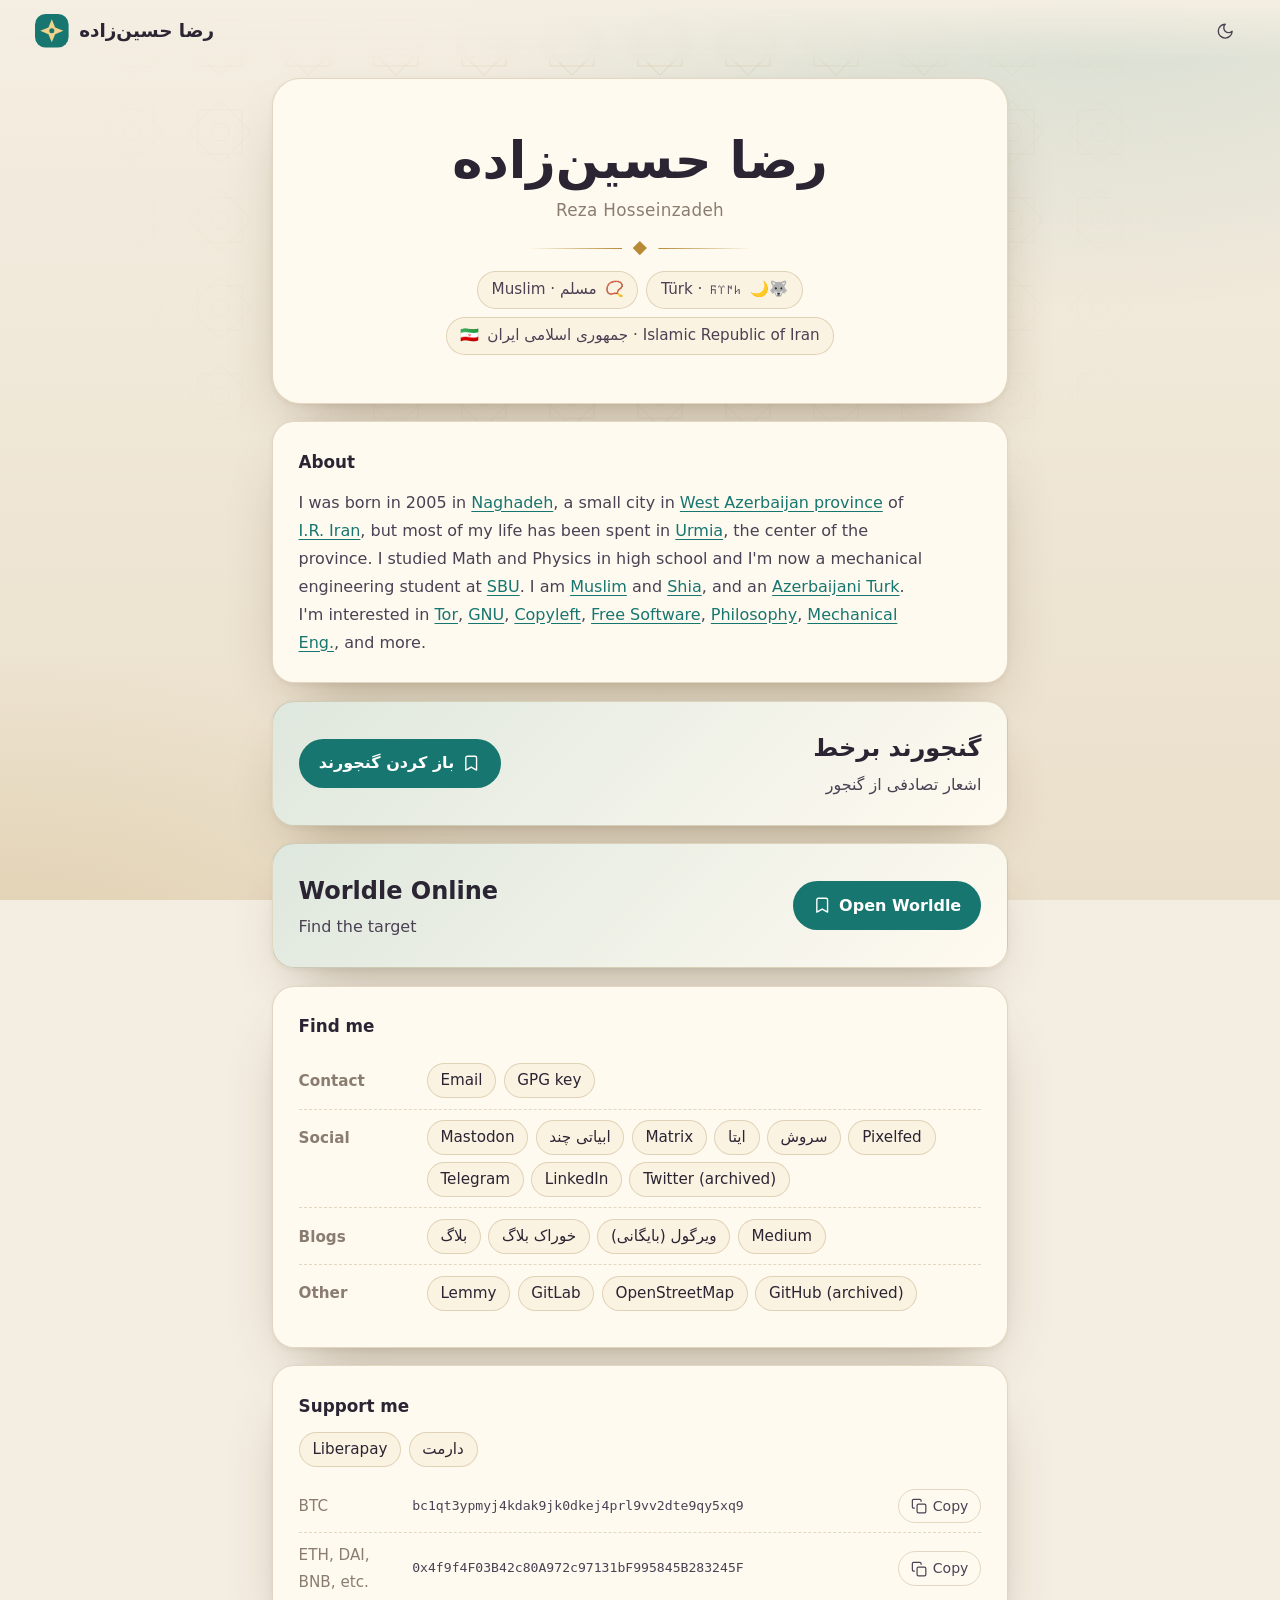
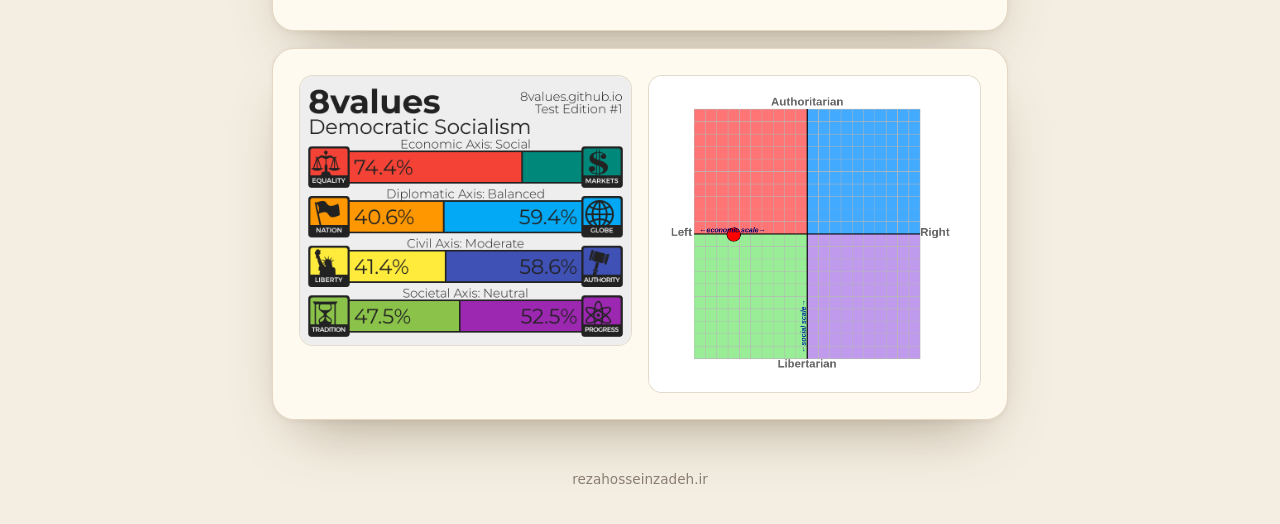
<file: index.html>
<!doctype html>
<html lang="en" dir="ltr">
<head>
  <meta charset="utf-8">
  <meta name="viewport" content="width=device-width, initial-scale=1, viewport-fit=cover">
  <meta name="color-scheme" content="light dark">
  <meta name="description" content="Reza Hosseinzadeh (رضا حسین‌زاده) — personal page and links.">
  <title>رضا حسین‌زاده · Reza Hosseinzadeh</title>
  <link rel="icon" href="data:image/svg+xml,%3Csvg xmlns='http://www.w3.org/2000/svg' viewBox='0 0 32 32'%3E%3Crect width='32' height='32' rx='9' fill='%2317766f'/%3E%3Cpath d='M16 5l3.2 7.8L27 16l-7.8 3.2L16 27l-3.2-7.8L5 16l7.8-3.2z' fill='%23f1d28b'/%3E%3C/svg%3E">
  <script>
    // Same storage key as /ganjoor, so the theme choice carries across both pages.
    try {
      const t = JSON.parse(localStorage.getItem("gj.theme") || "null");
      if (t === "light" || t === "dark") document.documentElement.dataset.theme = t;
    } catch {}
  </script>
  <style>
    /* Parchment & turquoise by day, ink & gold by night (same tokens as /ganjoor). */
    :root {
      color-scheme: light;
      --bg: #f4eee2;
      --bg-2: #eadfca;
      --card: #fffaf0;
      --card-2: #fbf3e2;
      --ink: #2a2433;
      --ink-soft: #4a4153;
      --muted: #8a7d70;
      --line: rgba(140, 104, 44, 0.24);
      --accent: #17766f;
      --accent-2: #1f958b;
      --accent-ink: #ffffff;
      --gold: #b88a35;
      --gold-soft: rgba(184, 138, 53, 0.14);
      --shadow: 0 28px 60px -28px rgba(70, 45, 10, 0.45), 0 2px 6px rgba(70, 45, 10, 0.06);

      --font-ui: "Vazirmatn", "Noto Sans Arabic UI", "Noto Sans Arabic", "DejaVu Sans", system-ui, sans-serif;
      --font-poem: "Noto Naskh Arabic", "Vazirmatn", "Noto Sans Arabic", "DejaVu Sans", serif;
      --font-turkic: "Noto Sans Old Turkic", "Segoe UI Historic", "Noto Sans Arabic", sans-serif;
    }
    @media (prefers-color-scheme: dark) {
      :root:not([data-theme="light"]) {
        color-scheme: dark;
        --bg: #0f1018; --bg-2: #171826; --card: #1a1b29; --card-2: #202136;
        --ink: #efe8d8; --ink-soft: #cfc7b6; --muted: #9a917f;
        --line: rgba(226, 184, 102, 0.22);
        --accent: #3fb5aa; --accent-2: #63d0c5; --accent-ink: #07211f;
        --gold: #e2b866; --gold-soft: rgba(226, 184, 102, 0.12);
        --shadow: 0 30px 70px -30px rgba(0, 0, 0, 0.85), 0 2px 8px rgba(0, 0, 0, 0.3);
      }
    }
    :root[data-theme="dark"] {
      color-scheme: dark;
      --bg: #0f1018; --bg-2: #171826; --card: #1a1b29; --card-2: #202136;
      --ink: #efe8d8; --ink-soft: #cfc7b6; --muted: #9a917f;
      --line: rgba(226, 184, 102, 0.22);
      --accent: #3fb5aa; --accent-2: #63d0c5; --accent-ink: #07211f;
      --gold: #e2b866; --gold-soft: rgba(226, 184, 102, 0.12);
      --shadow: 0 30px 70px -30px rgba(0, 0, 0, 0.85), 0 2px 8px rgba(0, 0, 0, 0.3);
    }

    *, *::before, *::after { box-sizing: border-box; }
    html { -webkit-text-size-adjust: 100%; }
    body {
      margin: 0; min-height: 100vh;
      font-family: var(--font-ui); color: var(--ink); background: var(--bg);
      line-height: 1.75; -webkit-font-smoothing: antialiased; overflow-x: hidden;
    }
    button { font: inherit; color: inherit; cursor: pointer; }
    a { color: var(--accent); text-underline-offset: 3px; }
    :focus-visible { outline: 2px solid var(--accent-2); outline-offset: 3px; border-radius: 10px; }

    .i { width: 1.15em; height: 1.15em; flex: none; fill: none; stroke: currentColor;
         stroke-width: 1.8; stroke-linecap: round; stroke-linejoin: round; }

    /* Backdrop: soft glows + faint lattice */
    .backdrop {
      position: fixed; inset: 0; z-index: -1; pointer-events: none;
      background:
        radial-gradient(60rem 36rem at 85% -10%, color-mix(in srgb, var(--accent) 16%, transparent), transparent 70%),
        radial-gradient(48rem 30rem at 0% 110%, color-mix(in srgb, var(--gold) 18%, transparent), transparent 70%),
        linear-gradient(var(--bg), var(--bg-2));
    }
    .backdrop::after {
      content: ""; position: absolute; inset: 0;
      background-image: url("data:image/svg+xml,%3Csvg xmlns='http://www.w3.org/2000/svg' width='88' height='88' viewBox='0 0 88 88'%3E%3Cg fill='none' stroke='%23b88a35' stroke-opacity='.16' stroke-width='1'%3E%3Crect x='22' y='22' width='44' height='44'/%3E%3Crect x='22' y='22' width='44' height='44' transform='rotate(45 44 44)'/%3E%3Ccircle cx='44' cy='44' r='9'/%3E%3C/g%3E%3C/svg%3E");
      -webkit-mask-image: radial-gradient(ellipse at 50% 0%, #000 0%, transparent 62%);
              mask-image: radial-gradient(ellipse at 50% 0%, #000 0%, transparent 62%);
    }

    /* Top bar */
    .topbar {
      position: sticky; top: 0; z-index: 20;
      display: flex; align-items: center; justify-content: space-between; gap: 1rem;
      padding: .7rem clamp(1rem, 4vw, 2.2rem);
      padding-top: max(.7rem, env(safe-area-inset-top));
      background: linear-gradient(var(--bg), color-mix(in srgb, var(--bg) 0%, transparent));
      backdrop-filter: blur(6px); -webkit-backdrop-filter: blur(6px);
    }
    .brand { display: inline-flex; align-items: center; gap: .65rem; text-decoration: none; color: var(--ink); }
    .brand-mark { width: 2.1rem; height: 2.1rem; }
    .bm-bg { fill: var(--accent); }
    .bm-star { fill: #f1d28b; }
    .brand-name { font-weight: 800; font-size: 1.15rem; }
    .icon-btn {
      display: inline-grid; place-items: center; width: 2.5rem; height: 2.5rem;
      border-radius: 50%; border: 1px solid transparent; background: transparent; color: var(--ink-soft);
      transition: background .15s, border-color .15s, color .15s;
    }
    .icon-btn:hover { background: var(--gold-soft); border-color: var(--line); color: var(--ink); }

    /* Layout */
    .page { width: min(100% - 2rem, 46rem); margin: 0 auto; padding: 1rem 0 3rem; display: grid; gap: 1.1rem; }
    .card {
      background: var(--card); border: 1px solid var(--line);
      border-radius: 22px; padding: clamp(1.1rem, 3vw, 1.6rem);
      box-shadow: var(--shadow);
    }
    .card h2 { margin: 0 0 .7rem; font-size: 1.05rem; font-weight: 700; color: var(--ink); }

    /* Hero */
    .hero { text-align: center; padding: clamp(1.8rem, 6vw, 3rem) clamp(1.1rem, 4vw, 2rem); border-radius: 28px; }
    .hero h1 {
      margin: 0; font-family: var(--font-poem); font-weight: 700;
      font-size: clamp(2.2rem, 7vw, 3.2rem); line-height: 1.3;
    }
    .hero .en { margin: .15rem 0 0; color: var(--muted); font-size: 1.05rem; letter-spacing: .02em; }

    .orn { display: flex; align-items: center; gap: .8rem; justify-content: center; margin: 1.1rem auto; max-width: 14rem; color: var(--gold); }
    .orn::before, .orn::after { content: ""; flex: 1; height: 1px; background: linear-gradient(90deg, transparent, currentColor); }
    .orn::after { transform: scaleX(-1); }
    .orn i { width: .6rem; height: .6rem; background: currentColor; transform: rotate(45deg); }

    .ids { display: flex; flex-wrap: wrap; gap: .5rem; justify-content: center; margin: 0; padding: 0; list-style: none; }
    .ids li {
      display: inline-flex; align-items: center; gap: .5rem;
      padding: .3rem .85rem; border-radius: 999px;
      background: var(--card-2); border: 1px solid var(--line); color: var(--ink-soft); font-size: .95rem;
    }
    .ids .tr { font-family: var(--font-turkic); }

    /* About */
    .about p { margin: 0; color: var(--ink-soft); max-width: 62ch; }

    /* Ganjoorand feature */
    .feature {
      display: flex; align-items: center; justify-content: space-between; gap: 1rem; flex-wrap: wrap;
      background: linear-gradient(135deg, color-mix(in srgb, var(--accent) 14%, var(--card)), var(--card));
    }
    .feature h2 { margin: 0; font-family: var(--font-poem); font-size: 1.5rem; }
    .feature p { margin: .1rem 0 0; color: var(--ink-soft); }
    .btn {
      display: inline-flex; align-items: center; gap: .5rem;
      padding: .6rem 1.2rem; border-radius: 999px; border: 1px solid transparent;
      font-weight: 700; text-decoration: none; transition: transform .15s, background .15s;
    }
    .btn.primary { background: var(--accent); color: var(--accent-ink); }
    .btn.primary:hover { background: var(--accent-2); }
    .btn:active { transform: translateY(1px); }

    /* Link groups */
    .group { display: grid; grid-template-columns: 7rem 1fr; gap: .5rem 1rem; align-items: start; padding: .65rem 0; }
    .group + .group { border-top: 1px dashed var(--line); }
    .group h3 { margin: .3rem 0 0; font-size: .95rem; font-weight: 600; color: var(--muted); }
    .chips { display: flex; flex-wrap: wrap; gap: .45rem; margin: 0; padding: 0; list-style: none; }
    .chips a {
      display: inline-block; padding: .2rem .8rem; border-radius: 999px;
      background: var(--card-2); border: 1px solid var(--line);
      color: var(--ink); text-decoration: none; font-size: .95rem;
      transition: background .15s, border-color .15s, color .15s;
    }
    .chips a:hover { background: var(--gold-soft); border-color: var(--gold); color: var(--accent); }

    /* Support */
    .addr { display: grid; grid-template-columns: 6.5rem 1fr auto; gap: .6rem; align-items: center; padding: .55rem 0; }
    .addr + .addr { border-top: 1px dashed var(--line); }
    .addr .coin { color: var(--muted); font-size: .95rem; }
    .addr code {
      font-family: ui-monospace, "DejaVu Sans Mono", monospace; font-size: .82rem;
      color: var(--ink-soft); overflow-wrap: anywhere; direction: ltr; text-align: left;
    }
    .copy {
      display: inline-flex; align-items: center; gap: .35rem;
      padding: .25rem .75rem; border-radius: 999px; font-size: .88rem;
      background: transparent; border: 1px solid var(--line); color: var(--ink-soft);
    }
    .copy:hover { background: var(--gold-soft); border-color: var(--gold); }
    .copy[data-done="true"] { color: var(--accent); border-color: var(--accent); }
    .support-links { margin-top: .8rem; }

    /* Images */
    .figs { display: grid; grid-template-columns: repeat(auto-fit, minmax(15rem, 1fr)); gap: 1rem; }
    .figs img { width: 100%; height: auto; border-radius: 14px; border: 1px solid var(--line); background: #fff; display: block; }

    .site-foot { text-align: center; color: var(--muted); font-size: .85rem; padding: 0 1rem 2rem; }

    @media (max-width: 34rem) {
      .group { grid-template-columns: 1fr; gap: .2rem; }
      .addr { grid-template-columns: 1fr auto; }
      .addr .coin { grid-column: 1 / -1; }
    }
    @media (prefers-reduced-motion: reduce) { * { transition: none !important; } }
  </style>
</head>
<body>

<svg width="0" height="0" style="position:absolute" aria-hidden="true">
  <defs>
    <symbol id="i-sun" viewBox="0 0 24 24"><circle cx="12" cy="12" r="4"/><path d="M12 2v2M12 20v2M4.93 4.93l1.41 1.41M17.66 17.66l1.41 1.41M2 12h2M20 12h2M6.34 17.66l-1.41 1.41M19.07 4.93l-1.41 1.41"/></symbol>
    <symbol id="i-moon" viewBox="0 0 24 24"><path d="M12 3a6 6 0 0 0 9 9 9 9 0 1 1-9-9Z"/></symbol>
    <symbol id="i-copy" viewBox="0 0 24 24"><rect x="9" y="9" width="13" height="13" rx="2"/><path d="M5 15H4a2 2 0 0 1-2-2V4a2 2 0 0 1 2-2h9a2 2 0 0 1 2 2v1"/></symbol>
    <symbol id="i-book" viewBox="0 0 24 24"><path d="m19 21-7-4-7 4V5a2 2 0 0 1 2-2h10a2 2 0 0 1 2 2v16z"/></symbol>
  </defs>
</svg>

<div class="backdrop" aria-hidden="true"></div>

<header class="topbar">
  <a class="brand" href="./" aria-label="Home">
    <svg class="brand-mark" viewBox="0 0 32 32" aria-hidden="true">
      <rect width="32" height="32" rx="10" class="bm-bg"/>
      <path d="M16 5l3.2 7.8L27 16l-7.8 3.2L16 27l-3.2-7.8L5 16l7.8-3.2z" class="bm-star"/>
      <circle cx="16" cy="16" r="2.4" class="bm-bg"/>
    </svg>
    <span class="brand-name" dir="rtl">رضا حسین‌زاده</span>
  </a>
  <button class="icon-btn" id="btnTheme" title="Toggle light / dark" aria-label="Toggle light or dark theme">
    <svg class="i"><use id="themeIcon" href="#i-moon"/></svg>
  </button>
</header>

<main class="page">

  <section class="card hero">
    <h1 dir="rtl" lang="fa">رضا حسین‌زاده</h1>
    <p class="en">Reza Hosseinzadeh</p>
    <div class="orn"><i></i></div>
    <ul class="ids">
      <li dir="auto"><span aria-hidden="true">📿</span> مسلم · Muslim</li>
      <li dir="auto"><span aria-hidden="true">🐺🌙</span> <span class="tr" lang="otk">𐱅𐰇𐰼𐰜</span> · Türk</li>
      <li dir="auto"><span aria-hidden="true">🇮🇷</span> جمهوری اسلامی ایران · Islamic Republic of Iran</li>
    </ul>
  </section>

  <section class="card about">
    <h2>About</h2>
    <p>
      I was born in 2005 in <a href="https://en.wikipedia.org/wiki/Naghadeh">Naghadeh</a>, a small city in
      <a href="https://en.wikipedia.org/wiki/West_Azerbaijan_province">West Azerbaijan province</a> of
      <a href="https://en.wikipedia.org/wiki/Iran">I.R. Iran</a>, but most of my life has been spent in
      <a href="https://en.wikipedia.org/wiki/Urmia">Urmia</a>, the center of the province. I studied Math and
      Physics in high school and I'm now a mechanical engineering student at <a href="https://www.sbu.ac.ir">SBU</a>.
      I am <a href="https://en.wikipedia.org/wiki/Muslims">Muslim</a> and
      <a href="https://en.wikipedia.org/wiki/Shia_Islam">Shia</a>, and an
      <a href="https://en.wikipedia.org/wiki/Azerbaijanis">Azerbaijani Turk</a>. I'm interested in
      <a href="https://en.wikipedia.org/wiki/Tor_(network)">Tor</a>,
      <a href="https://en.wikipedia.org/wiki/GNU">GNU</a>,
      <a href="https://en.wikipedia.org/wiki/Copyleft">Copyleft</a>,
      <a href="https://en.wikipedia.org/wiki/Free_software">Free Software</a>,
      <a href="https://en.wikipedia.org/wiki/Philosophy">Philosophy</a>,
      <a href="https://en.wikipedia.org/wiki/Mechanical_engineering">Mechanical Eng.</a>, and more.
    </p>
  </section>

  <section class="card feature" dir="rtl">
    <div>
      <h2 dir="rtl" lang="fa">گنجورند برخط</h2>
      <p dir="rtl">اشعار تصادفی از گنجور</p>
    </div>
    <a class="btn primary" href="./ganjoor/">
      <svg class="i"><use href="#i-book"/></svg><span>باز کردن گنجورند</span>
    </a>
  </section>

  <section class="card feature">
    <div>
      <h2>Worldle Online</h2>
      <p>Find the target</p>
    </div>
    <a class="btn primary" href="./worldle/">
      <svg class="i"><use href="#i-book"/></svg><span>Open Worldle</span>
    </a>
  </section>

  <section class="card">
    <h2>Find me</h2>

    <div class="group">
      <h3>Contact</h3>
      <ul class="chips">
        <li><a href="mailto:rezahosseinzadeh@riseup.net">Email</a></li>
        <li><a href="./files/GPG.asc">GPG key</a></li>
      </ul>
    </div>

    <div class="group">
      <h3>Social</h3>
      <ul class="chips">
        <li><a rel="me" href="https://mas.to/@rezaHoss">Mastodon</a></li>
        <li><a href="https://t.me/abyatichand" dir="auto">ابیاتی چند</a></li>
        <li><a href="https://matrix.to/#/@rezahoss:matrix.org">Matrix</a></li>
        <li><a href="https://eitaa.com/s/HhhHoss" dir="auto">ایتا</a></li>
        <li><a href="https://splus.ir/rezahoss" dir="auto">سروش</a></li>
        <li><a href="https://pixelfed.social/RezaHoss">Pixelfed</a></li>
        <li><a href="https://t.me/Rhodium103">Telegram</a></li>
        <li><a href="https://www.linkedin.com/in/reza-hosseinzadeh-9b73b8255/">LinkedIn</a></li>
        <li><a href="https://x.com/RezaHoss">Twitter (archived)</a></li>
      </ul>
    </div>

    <div class="group">
      <h3>Blogs</h3>
      <ul class="chips">
        <li><a href="https://text.tchncs.de/reza" dir="auto">بلاگ</a></li>
        <li><a href="https://text.tchncs.de/reza/feed" dir="auto">خوراک بلاگ</a></li>
        <li><a href="https://virgool.io/@RezaHosseinzadeh" dir="auto">ویرگول (بایگانی)</a></li>
        <li><a href="https://rezahoss.medium.com/">Medium</a></li>
      </ul>
    </div>

    <div class="group">
      <h3>Other</h3>
      <ul class="chips">
        <li><a href="https://programming.dev/u/Reza">Lemmy</a></li>
        <li><a href="https://framagit.org/RZHSSNZDH/">GitLab</a></li>
        <li><a href="https://www.openstreetmap.org/user/RezaHosseinzadeh">OpenStreetMap</a></li>
        <li><a href="https://github.com/RZHSSNZDH/">GitHub (archived)</a></li>
      </ul>
    </div>
  </section>

  <section class="card">
    <h2>Support me</h2>
    <ul class="chips">
      <li><a href="https://liberapay.com/rezahosseinzadeh/donate">Liberapay</a></li>
      <li><a href="https://daramet.com/rhodium" dir="auto">دارمت</a></li>
    </ul>
    <div class="support-links">
      <div class="addr">
        <span class="coin">BTC</span>
        <code>bc1qt3ypmyj4kdak9jk0dkej4prl9vv2dte9qy5xq9</code>
        <button class="copy" type="button" data-copy="bc1qt3ypmyj4kdak9jk0dkej4prl9vv2dte9qy5xq9">
          <svg class="i"><use href="#i-copy"/></svg><span>Copy</span>
        </button>
      </div>
      <div class="addr">
        <span class="coin">ETH, DAI, BNB, etc.</span>
        <code>0x4f9f4F03B42c80A972c97131bF995845B283245F</code>
        <button class="copy" type="button" data-copy="0x4f9f4F03B42c80A972c97131bF995845B283245F">
          <svg class="i"><use href="#i-copy"/></svg><span>Copy</span>
        </button>
      </div>
    </div>
  </section>

  <section class="card">
    <div class="figs">
      <img src="./files/8values.png" alt="8values political test result" loading="lazy">
      <img src="./files/compass.png" alt="Political compass result" loading="lazy">
    </div>
  </section>

</main>

<footer class="site-foot">rezahosseinzadeh.ir</footer>

<script>
  // Theme toggle (shares the "gj.theme" key with /ganjoor)
  const root = document.documentElement;
  const icon = document.getElementById("themeIcon");
  const isDark = () =>
    root.dataset.theme ? root.dataset.theme === "dark"
                       : matchMedia("(prefers-color-scheme: dark)").matches;
  const syncIcon = () => icon.setAttribute("href", isDark() ? "#i-sun" : "#i-moon");
  syncIcon();
  document.getElementById("btnTheme").addEventListener("click", () => {
    const next = isDark() ? "light" : "dark";
    root.dataset.theme = next;
    try { localStorage.setItem("gj.theme", JSON.stringify(next)); } catch {}
    syncIcon();
  });

  // Copy buttons for crypto addresses
  document.querySelectorAll(".copy").forEach(btn => {
    btn.addEventListener("click", async () => {
      const text = btn.dataset.copy;
      try {
        await navigator.clipboard.writeText(text);
      } catch {
        const ta = Object.assign(document.createElement("textarea"), { value: text });
        document.body.appendChild(ta); ta.select(); document.execCommand("copy"); ta.remove();
      }
      const label = btn.querySelector("span");
      btn.dataset.done = "true"; label.textContent = "Copied";
      setTimeout(() => { btn.dataset.done = "false"; label.textContent = "Copy"; }, 1600);
    });
  });
</script>
</body>
</html>
</file>
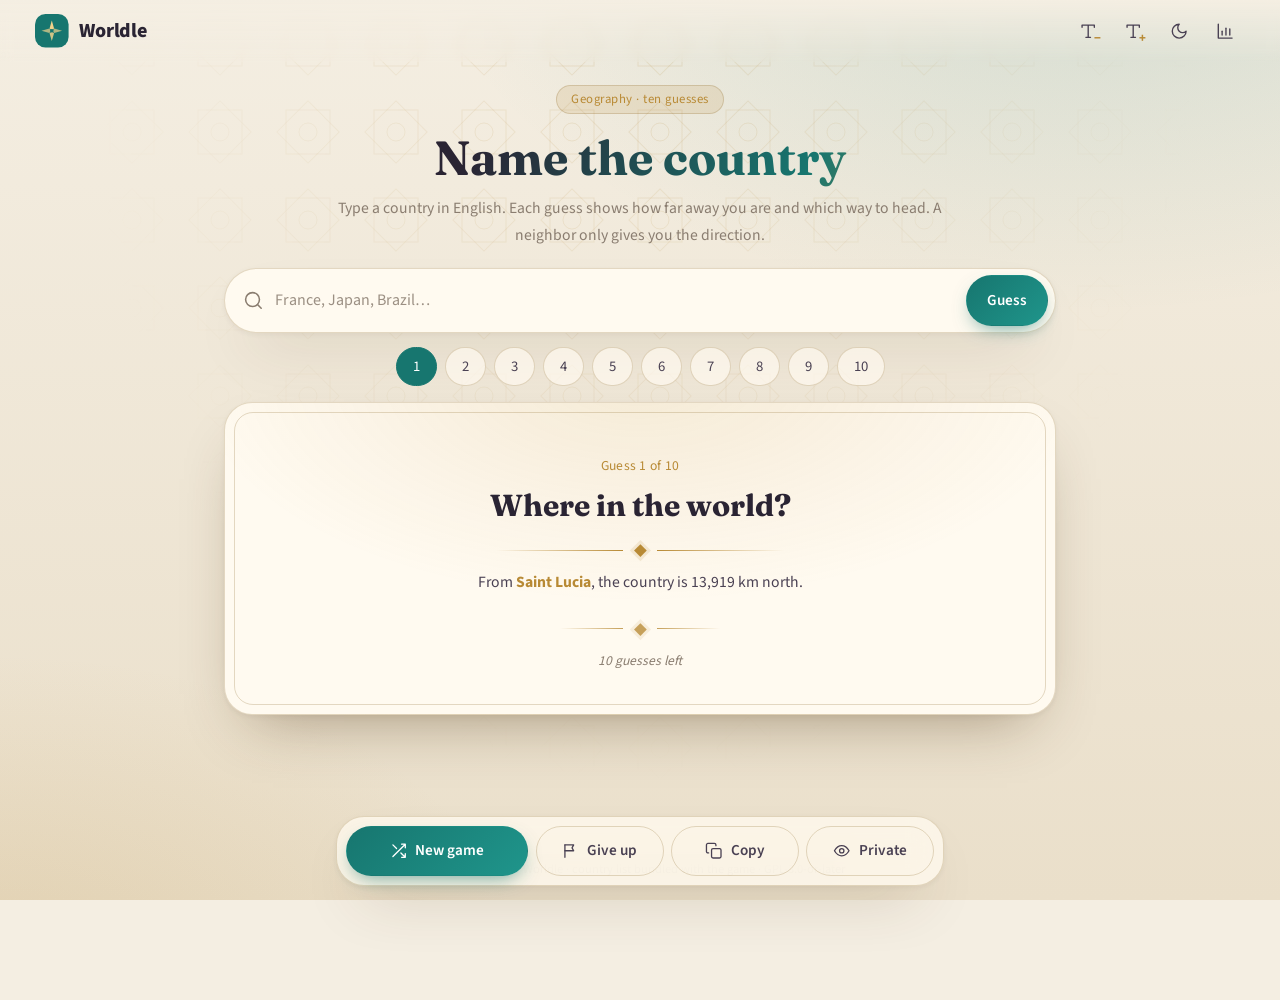
<file: worldle/index.html>
<!doctype html>
<html lang="en">
<head>
  <meta charset="utf-8">
  <meta name="viewport" content="width=device-width, initial-scale=1, viewport-fit=cover">
  <meta name="color-scheme" content="light dark">
  <meta name="description" content="Guess the country in ten tries. Distance and direction after every guess.">
  <title>Worldle</title>
  <meta name="theme-color" content="#f4eee2" media="(prefers-color-scheme: light)">
  <meta name="theme-color" content="#0f1018" media="(prefers-color-scheme: dark)">
  <link rel="manifest" href="manifest.json">
  <link rel="icon" href="icons/icon.svg" type="image/svg+xml">
  <link rel="apple-touch-icon" href="icons/apple-touch-icon.png">
  <meta name="mobile-web-app-capable" content="yes">
  <meta name="apple-mobile-web-app-capable" content="yes">
  <meta name="apple-mobile-web-app-title" content="Worldle">
  <link rel="stylesheet" href="css/style.css">
  <script>
    document.documentElement.dataset.worldleStatic = "1";
    try {
      const t = JSON.parse(localStorage.getItem("wl.theme") || "null");
      if (t === "light" || t === "dark") document.documentElement.dataset.theme = t;
      const sizes = [1.15, 1.3, 1.5, 1.7, 1.95, 2.3];
      const i = JSON.parse(localStorage.getItem("wl.size") || "2");
      if (typeof i === "number" && sizes[i]) {
        document.documentElement.style.setProperty("--verse-size", sizes[i] + "rem");
      }
    } catch (e) {}
  </script>
</head>
<body>

<!-- Icon sprite -->
<svg width="0" height="0" style="position:absolute" aria-hidden="true">
  <defs>
    <symbol id="i-shuffle" viewBox="0 0 24 24"><path d="M16 3h5v5M4 20 21 3M21 16v5h-5M15 15l6 6M4 4l5 5"/></symbol>
    <symbol id="i-copy" viewBox="0 0 24 24"><rect x="9" y="9" width="13" height="13" rx="2"/><path d="M5 15H4a2 2 0 0 1-2-2V4a2 2 0 0 1 2-2h9a2 2 0 0 1 2 2v1"/></symbol>
    <symbol id="i-sun" viewBox="0 0 24 24"><circle cx="12" cy="12" r="4"/><path d="M12 2v2M12 20v2M4.93 4.93l1.41 1.41M17.66 17.66l1.41 1.41M2 12h2M20 12h2M6.34 17.66l-1.41 1.41M19.07 4.93l-1.41 1.41"/></symbol>
    <symbol id="i-moon" viewBox="0 0 24 24"><path d="M12 3a6 6 0 0 0 9 9 9 9 0 1 1-9-9Z"/></symbol>
    <symbol id="i-search" viewBox="0 0 24 24"><circle cx="11" cy="11" r="8"/><path d="m21 21-4.3-4.3"/></symbol>
    <symbol id="i-book" viewBox="0 0 24 24"><path d="m19 21-7-4-7 4V5a2 2 0 0 1 2-2h10a2 2 0 0 1 2 2v16z"/></symbol>
    <symbol id="i-chart" viewBox="0 0 24 24"><path d="M3 3v18h18"/><path d="M8 17v-5"/><path d="M13 17V8"/><path d="M18 17v-8"/></symbol>
    <symbol id="i-type" viewBox="0 0 24 24"><path d="M4 7V4h16v3M9 20h6M12 4v16"/></symbol>
    <symbol id="i-x" viewBox="0 0 24 24"><path d="M18 6 6 18M6 6l12 12"/></symbol>
    <symbol id="i-flag" viewBox="0 0 24 24"><path d="M4 21V4"/><path d="M4 4h12l-2.2 4L16 12H4"/></symbol>
    <symbol id="i-eye" viewBox="0 0 24 24"><path d="M2 12s4-7 10-7 10 7 10 7-4 7-10 7S2 12 2 12Z"/><circle cx="12" cy="12" r="3"/></symbol>
    <symbol id="i-compass" viewBox="0 0 24 24"><circle cx="12" cy="12" r="9"/><path d="m14.8 9.2-1.3 4.3-4.3 1.3 1.3-4.3Z"/></symbol>
  </defs>
</svg>

<div class="backdrop" aria-hidden="true"></div>

<header class="topbar">
  <a class="brand" href="./" aria-label="Worldle">
    <svg class="brand-mark" viewBox="0 0 32 32" aria-hidden="true">
      <rect width="32" height="32" rx="10" class="bm-bg"/>
      <path class="bm-star" d="M16 6.2 18.15 13.7 16 15.2 13.85 13.7Z"/>
      <path class="bm-star" opacity=".85" d="M16 25.8 13.85 18.3 16 16.8 18.15 18.3Z"/>
      <path class="bm-star" opacity=".7" d="M6.2 16 13.7 13.85 15.2 16 13.7 18.15Z"/>
      <path class="bm-star" opacity=".7" d="M25.8 16 18.3 18.15 16.8 16 18.3 13.85Z"/>
      <circle cx="16" cy="16" r="1.7" class="bm-bg"/>
    </svg>
    <span class="brand-name">Worldle</span>
  </a>

  <div class="tools">
    <button class="icon-btn" id="btnSmaller" title="Smaller text" aria-label="Smaller text">
      <svg class="i"><use href="#i-type"/></svg><small>−</small>
    </button>
    <button class="icon-btn" id="btnBigger" title="Larger text" aria-label="Larger text">
      <svg class="i"><use href="#i-type"/></svg><small>+</small>
    </button>
    <button class="icon-btn" id="btnTheme" title="Dark or light theme" aria-label="Toggle theme">
      <svg class="i"><use id="themeIcon" href="#i-moon"/></svg>
    </button>
    <button class="icon-btn" id="btnLibrary" title="Statistics and history" aria-label="Statistics and history">
      <svg class="i"><use href="#i-chart"/></svg>
    </button>
  </div>
</header>

<main class="page">
  <section class="hero">
    <p class="eyebrow">Geography · ten guesses</p>
    <h1>Name the country</h1>
    <p class="lead">Type a country in English. Each guess shows how far away you are and which way to head. A neighbor only gives you the direction.</p>

    <form id="searchForm" class="search" autocomplete="off" role="search">
      <svg class="i search-icon"><use href="#i-search"/></svg>
      <input id="q" type="text" spellcheck="false" autocapitalize="words" autocomplete="off"
             enterkeyhint="go" maxlength="80"
             placeholder="France, Japan, Brazil…"
             aria-label="Country name">
      <button class="btn primary" type="submit" id="goBtn">Guess</button>
      <div id="suggest" class="suggest" hidden></div>
    </form>

    <div id="chips" class="chips" aria-label="Guesses used"></div>
  </section>

  <p id="notice" class="notice" role="status" hidden></p>

  <article id="poem" class="poem-card is-loading" aria-busy="true">
    <div class="skeleton" aria-hidden="true">
      <span class="sk sk-s"></span><span class="sk sk-l"></span>
      <span class="sk-orn"></span>
      <span class="sk sk-m"></span><span class="sk sk-m"></span>
      <span class="sk sk-m"></span><span class="sk sk-m"></span>
    </div>

    <div class="empty">
      <div class="orn"><i></i></div>
      <p>Loading the map of countries.</p>
    </div>

    <div class="poem-content" hidden>
      <header class="poem-head">
        <p class="kicker" id="kicker"></p>
        <h2 class="poem-title" id="poemTitle"></h2>
        <div class="orn"><i></i></div>
      </header>
      <p class="hint-line" id="hintLine" aria-live="polite"></p>
      <ol class="verses" id="guesses"></ol>
      <div id="plot" class="plot" hidden></div>
      <footer class="poem-foot">
        <div class="orn small"><i></i></div>
        <p class="metre" id="metre"></p>
      </footer>
    </div>
  </article>
</main>

<div class="dock">
  <div class="dock-inner">
    <div class="actions">
      <button class="btn primary" id="btnAgain" type="button" title="New country (R)">
        <svg class="i"><use href="#i-shuffle"/></svg><span>New game</span>
      </button>
      <button class="btn ghost" id="btnGiveUp" type="button" title="Reveal the answer">
        <svg class="i"><use href="#i-flag"/></svg><span class="lbl">Give up</span>
      </button>
      <button class="btn ghost" id="btnCopy" type="button" title="Copy the result">
        <svg class="i"><use href="#i-copy"/></svg><span class="lbl">Copy</span>
      </button>
      <button class="btn ghost" id="btnPrivate" type="button" aria-pressed="false" title="Don't save this round">
        <svg class="i"><use href="#i-eye"/></svg><span class="lbl">Private</span>
      </button>
    </div>
  </div>
</div>

<dialog id="drawer" class="drawer">
  <div class="drawer-head">
    <div class="tabs" role="tablist">
      <button role="tab" id="tabStats" type="button" aria-selected="true">Statistics</button>
      <button role="tab" id="tabHist" type="button" aria-selected="false">History</button>
    </div>
    <button class="icon-btn" id="drawerClose" type="button" aria-label="Close"><svg class="i"><use href="#i-x"/></svg></button>
  </div>
  <div id="drawerBody" class="drawer-body"></div>
  <div class="drawer-foot"><button class="btn ghost small" id="clearBtn" type="button">Clear history</button></div>
</dialog>

<div id="toasts" class="toasts" aria-live="polite"></div>

<footer class="site-foot">
  A web rewrite of Worldle
  · country list bundled with the game
  · GPL-3.0-or-later
</footer>

<script type="module" src="js/app.js"></script>
</body>
</html>
</file>
<file: worldle/css/style.css>
@font-face {
  font-family: "Fraunces";
  font-style: normal;
  font-weight: 560 700;
  font-display: swap;
  src: url("../fonts/fraunces-latin-ext.woff2") format("woff2");
  unicode-range: U+0100-02BA, U+02BD-02C5, U+02C7-02CC, U+02CE-02D7, U+02DD-02FF, U+0304, U+0308, U+0329, U+1D00-1DBF, U+1E00-1E9F, U+1EF2-1EFF, U+2020, U+20A0-20AB, U+20AD-20C4, U+2113, U+2C60-2C7F, U+A720-A7FF;
}
@font-face {
  font-family: "Fraunces";
  font-style: normal;
  font-weight: 560 700;
  font-display: swap;
  src: url("../fonts/fraunces-latin.woff2") format("woff2");
  unicode-range: U+0000-00FF, U+0131, U+0152-0153, U+02BB-02BC, U+02C6, U+02DA, U+02DC, U+0304, U+0308, U+0329, U+2000-206F, U+20AC, U+2122, U+2191, U+2193, U+2212, U+2215, U+FEFF, U+FFFD;
}
@font-face {
  font-family: "Source Sans 3";
  font-style: normal;
  font-weight: 400 800;
  font-display: swap;
  src: url("../fonts/source-sans-latin-ext.woff2") format("woff2");
  unicode-range: U+0100-02BA, U+02BD-02C5, U+02C7-02CC, U+02CE-02D7, U+02DD-02FF, U+0304, U+0308, U+0329, U+1D00-1DBF, U+1E00-1E9F, U+1EF2-1EFF, U+2020, U+20A0-20AB, U+20AD-20C4, U+2113, U+2C60-2C7F, U+A720-A7FF;
}
@font-face {
  font-family: "Source Sans 3";
  font-style: normal;
  font-weight: 400 800;
  font-display: swap;
  src: url("../fonts/source-sans-latin.woff2") format("woff2");
  unicode-range: U+0000-00FF, U+0131, U+0152-0153, U+02BB-02BC, U+02C6, U+02DA, U+02DC, U+0304, U+0308, U+0329, U+2000-206F, U+20AC, U+2122, U+2191, U+2193, U+2212, U+2215, U+FEFF, U+FFFD;
}

/* ==========================================================================
   Worldle — web
   Parchment & turquoise by day, ink & gold by night.
   Same design system as Ganjoorand.
   ========================================================================== */

:root {
  color-scheme: light;
  --bg: #f4eee2;
  --bg-2: #eadfca;
  --card: #fffaf0;
  --card-2: #fbf3e2;
  --ink: #2a2433;
  --ink-soft: #4a4153;
  --muted: #8a7d70;
  --line: rgba(140, 104, 44, 0.24);
  --accent: #17766f;
  --accent-2: #1f958b;
  --accent-ink: #ffffff;
  --gold: #b88a35;
  --gold-soft: rgba(184, 138, 53, 0.14);
  --glass: rgba(255, 250, 240, 0.78);
  --shadow: 0 28px 60px -28px rgba(70, 45, 10, 0.45), 0 2px 6px rgba(70, 45, 10, 0.06);
  --danger: #a8402f;

  --verse-size: 1.5rem;
  --font-ui: "Source Sans 3", "Segoe UI", "Helvetica Neue", system-ui, sans-serif;
  --font-poem: "Fraunces", "Iowan Old Style", Palatino, "Palatino Linotype", Georgia, serif;
  --radius: 28px;
}

@media (prefers-color-scheme: dark) {
  :root:not([data-theme="light"]) {
    color-scheme: dark;
    --bg: #0f1018;
    --bg-2: #171826;
    --card: #1a1b29;
    --card-2: #202136;
    --ink: #efe8d8;
    --ink-soft: #cfc7b6;
    --muted: #9a917f;
    --line: rgba(226, 184, 102, 0.22);
    --accent: #3fb5aa;
    --accent-2: #63d0c5;
    --accent-ink: #07211f;
    --gold: #e2b866;
    --gold-soft: rgba(226, 184, 102, 0.12);
    --glass: rgba(26, 27, 41, 0.78);
    --shadow: 0 30px 70px -30px rgba(0, 0, 0, 0.85), 0 2px 8px rgba(0, 0, 0, 0.3);
    --danger: #ef8b79;
  }
}

:root[data-theme="dark"] {
  color-scheme: dark;
  --bg: #0f1018;
  --bg-2: #171826;
  --card: #1a1b29;
  --card-2: #202136;
  --ink: #efe8d8;
  --ink-soft: #cfc7b6;
  --muted: #9a917f;
  --line: rgba(226, 184, 102, 0.22);
  --accent: #3fb5aa;
  --accent-2: #63d0c5;
  --accent-ink: #07211f;
  --gold: #e2b866;
  --gold-soft: rgba(226, 184, 102, 0.12);
  --glass: rgba(26, 27, 41, 0.78);
  --shadow: 0 30px 70px -30px rgba(0, 0, 0, 0.85), 0 2px 8px rgba(0, 0, 0, 0.3);
  --danger: #ef8b79;
}

/* ---------- Base ---------- */

*, *::before, *::after { box-sizing: border-box; }

html { -webkit-text-size-adjust: 100%; scroll-behavior: smooth; }

body {
  margin: 0;
  min-height: 100vh;
  font-family: var(--font-ui);
  color: var(--ink);
  background: var(--bg);
  line-height: 1.7;
  -webkit-font-smoothing: antialiased;
  overflow-x: hidden;
}

button, input, select { font: inherit; color: inherit; }
button { cursor: pointer; }
a { color: var(--accent); text-underline-offset: 3px; }

:focus-visible {
  outline: 2px solid var(--accent-2);
  outline-offset: 3px;
  border-radius: 10px;
}

.i {
  width: 1.15em; height: 1.15em;
  flex: none;
  fill: none; stroke: currentColor;
  stroke-width: 1.8; stroke-linecap: round; stroke-linejoin: round;
}

/* ---------- Backdrop: soft glows + faint geometric lattice ---------- */

.backdrop {
  position: fixed; inset: 0; z-index: -1; pointer-events: none;
  background:
    radial-gradient(60rem 36rem at 85% -10%, color-mix(in srgb, var(--accent) 16%, transparent), transparent 70%),
    radial-gradient(48rem 30rem at 0% 110%, color-mix(in srgb, var(--gold) 18%, transparent), transparent 70%),
    linear-gradient(var(--bg), var(--bg-2));
}
.backdrop::after {
  content: ""; position: absolute; inset: 0;
  background-image: url("data:image/svg+xml,%3Csvg xmlns='http://www.w3.org/2000/svg' width='88' height='88' viewBox='0 0 88 88'%3E%3Cg fill='none' stroke='%23b88a35' stroke-opacity='.16' stroke-width='1'%3E%3Crect x='22' y='22' width='44' height='44'/%3E%3Crect x='22' y='22' width='44' height='44' transform='rotate(45 44 44)'/%3E%3Ccircle cx='44' cy='44' r='9'/%3E%3C/g%3E%3C/svg%3E");
  -webkit-mask-image: radial-gradient(ellipse at 50% 0%, #000 0%, transparent 62%);
          mask-image: radial-gradient(ellipse at 50% 0%, #000 0%, transparent 62%);
}

/* ---------- Top bar ---------- */

.topbar {
  position: sticky; top: 0; z-index: 20;
  display: flex; align-items: center; justify-content: space-between;
  gap: 1rem;
  padding: .7rem clamp(1rem, 4vw, 2.2rem);
  padding-top: max(.7rem, env(safe-area-inset-top));
  background: linear-gradient(var(--bg), color-mix(in srgb, var(--bg) 0%, transparent));
  backdrop-filter: blur(6px);
  -webkit-backdrop-filter: blur(6px);
}

.brand { display: inline-flex; align-items: center; gap: .65rem; text-decoration: none; color: var(--ink); }
.brand-mark { width: 2.1rem; height: 2.1rem; }
.bm-bg { fill: var(--accent); }
.bm-star { fill: #f1d28b; }
.brand-mark circle.bm-bg { fill: var(--accent); }
.brand-name { font-weight: 800; font-size: 1.25rem; letter-spacing: -.01em; }

.tools { display: flex; gap: .35rem; }

.icon-btn {
  position: relative;
  display: inline-grid; place-items: center;
  width: 2.5rem; height: 2.5rem;
  border-radius: 50%;
  border: 1px solid transparent;
  background: transparent;
  color: var(--ink-soft);
  transition: background .2s, color .2s, border-color .2s, transform .15s;
}
.icon-btn:hover { background: var(--gold-soft); color: var(--ink); border-color: var(--line); }
.icon-btn:active { transform: scale(.94); }
.icon-btn small {
  position: absolute; bottom: .35rem; inset-inline-end: .4rem;
  font-size: .8rem; font-weight: 800; line-height: 1; color: var(--gold);
}
.icon-btn.solid { background: var(--accent); color: var(--accent-ink); border-color: transparent; }
.icon-btn.solid:hover { background: var(--accent-2); color: var(--accent-ink); }

/* ---------- Hero / search ---------- */

.page { width: min(100% - 2rem, 52rem); margin: 0 auto; padding-bottom: 9rem; }

.hero { text-align: center; padding: clamp(.4rem, 2.5vw, 1.4rem) 0 1rem; }

.eyebrow {
  margin: 0 0 .6rem;
  display: inline-block;
  padding: .15rem .9rem;
  font-size: .8rem; letter-spacing: .04em;
  color: var(--gold);
  border: 1px solid var(--line);
  border-radius: 999px;
  background: var(--gold-soft);
}

.hero h1 {
  margin: .2rem 0 .4rem;
  font-family: var(--font-poem);
  font-size: clamp(1.9rem, 6vw, 3rem);
  font-weight: 700;
  line-height: 1.3;
  background: linear-gradient(120deg, var(--ink) 30%, var(--accent) 70%, var(--gold));
  -webkit-background-clip: text; background-clip: text;
  color: transparent;
}
.lead { margin: 0 auto 1.2rem; max-width: 36rem; color: var(--muted); font-size: .98rem; }

.search {
  position: relative;
  display: flex; align-items: center; gap: .5rem;
  padding: .4rem .45rem .4rem .4rem;
  padding-inline-start: 1.1rem;
  background: var(--card);
  border: 1px solid var(--line);
  border-radius: 999px;
  box-shadow: var(--shadow);
  transition: border-color .2s, box-shadow .2s;
}
.search:focus-within {
  border-color: var(--accent);
  box-shadow: var(--shadow), 0 0 0 4px color-mix(in srgb, var(--accent) 18%, transparent);
}
.search-icon { color: var(--muted); width: 1.3rem; height: 1.3rem; }
.search input {
  flex: 1; min-width: 0;
  border: 0; outline: 0; background: transparent;
  padding: .7rem .2rem;
  font-size: 1rem;
  text-align: start;
}
.search input::placeholder { color: var(--muted); opacity: .85; }

.btn {
  display: inline-flex; align-items: center; justify-content: center; gap: .5rem;
  padding: .7rem 1.25rem;
  border-radius: 999px;
  border: 1px solid transparent;
  font-weight: 600; font-size: .95rem; white-space: nowrap;
  text-decoration: none;
  transition: transform .15s, background .2s, box-shadow .2s, border-color .2s;
}
.btn:active { transform: scale(.97); }
.btn.primary {
  color: var(--accent-ink);
  background: linear-gradient(135deg, var(--accent), var(--accent-2));
  box-shadow: 0 8px 20px -8px color-mix(in srgb, var(--accent) 70%, transparent);
}
.btn.primary:hover { box-shadow: 0 10px 26px -8px color-mix(in srgb, var(--accent) 85%, transparent); }
.btn.ghost { background: transparent; color: var(--ink-soft); border-color: var(--line); }
.btn.ghost:hover { background: var(--gold-soft); color: var(--ink); }
.btn.ghost[aria-pressed="true"] { color: var(--danger); border-color: currentColor; }
.btn.ghost[aria-pressed="true"] .i { fill: currentColor; }
.btn.small { padding: .4rem .9rem; font-size: .85rem; }
.btn[disabled] { opacity: .6; pointer-events: none; }

/* suggestions */
.suggest {
  position: absolute; top: calc(100% + .5rem); inset-inline: 1rem; z-index: 10;
  padding: .35rem;
  text-align: start;
  background: var(--card);
  border: 1px solid var(--line);
  border-radius: 20px;
  box-shadow: var(--shadow);
}
.suggest button {
  display: flex; align-items: center; gap: .6rem; width: 100%;
  padding: .55rem .8rem;
  background: none; border: 0; border-radius: 12px;
  text-align: start; color: var(--ink-soft);
}
.suggest button:hover, .suggest button[aria-selected="true"] { background: var(--gold-soft); color: var(--ink); }
.suggest .i { color: var(--muted); width: 1rem; height: 1rem; }
.suggest span { overflow: hidden; text-overflow: ellipsis; white-space: nowrap; }

/* chips */
.chips {
  display: flex; flex-wrap: wrap; justify-content: center; gap: .5rem;
  margin-top: .9rem; min-height: 2.4rem;
}
.chip {
  padding: .35rem 1rem;
  border: 1px solid var(--line);
  border-radius: 999px;
  background: color-mix(in srgb, var(--card) 70%, transparent);
  color: var(--ink-soft);
  font-size: .92rem;
  transition: background .2s, border-color .2s, color .2s, transform .15s;
  animation: rise .5s both;
  animation-delay: calc(var(--i, 0) * 40ms);
}
.chip:hover { background: var(--gold-soft); border-color: var(--gold); color: var(--ink); transform: translateY(-1px); }
.chip.active { background: var(--accent); border-color: var(--accent); color: var(--accent-ink); }
.chip.ghost-chip { border-style: dashed; color: var(--gold); }

/* ---------- Notice ---------- */

.notice {
  margin: 0 auto 1.2rem; max-width: 36rem;
  padding: .7rem 1.1rem;
  border-radius: 16px;
  border: 1px solid color-mix(in srgb, var(--danger) 40%, transparent);
  background: color-mix(in srgb, var(--danger) 10%, var(--card));
  color: var(--danger);
  text-align: center; font-size: .95rem;
}

/* ---------- Poem card ---------- */

.poem-card {
  position: relative;
  padding: clamp(1.6rem, 5vw, 3.2rem) clamp(1.1rem, 5vw, 3rem) clamp(1.4rem, 4vw, 2.4rem);
  background:
    radial-gradient(40rem 20rem at 50% -8%, var(--gold-soft), transparent 70%),
    var(--card);
  border: 1px solid var(--line);
  border-radius: var(--radius);
  box-shadow: var(--shadow);
  isolation: isolate;
}
/* inner gilded frame */
.poem-card::before {
  content: ""; position: absolute; inset: 9px; z-index: -1;
  border: 1px solid var(--line);
  border-radius: calc(var(--radius) - 9px);
  pointer-events: none;
}

.poem-head { text-align: center; }
.kicker {
  margin: 0 0 .35rem;
  font-size: .85rem; color: var(--gold); letter-spacing: .02em;
}
.poem-title {
  margin: 0;
  font-family: var(--font-poem);
  font-size: clamp(1.35rem, 4.2vw, 1.9rem);
  font-weight: 700; line-height: 1.5;
}

/* ornament */
.orn { display: flex; align-items: center; justify-content: center; gap: .8rem; margin: 1.1rem auto; max-width: 18rem; }
.orn::before, .orn::after {
  content: ""; flex: 1; height: 1px;
  background: linear-gradient(90deg, transparent, var(--gold));
}
.orn::after { background: linear-gradient(270deg, transparent, var(--gold)); }
.orn i { width: .55rem; height: .55rem; background: var(--gold); transform: rotate(45deg); box-shadow: 0 0 0 3px var(--gold-soft); }
.orn.small { margin: 1.8rem auto 1rem; max-width: 10rem; opacity: .8; }

/* verses */
.verses {
  font-family: var(--font-poem);
  font-size: var(--verse-size);
  line-height: 2.25;
  color: var(--ink);
  margin-top: .6rem;
}

.couplet { margin: 0 0 .15rem; opacity: 0; animation: rise .6s cubic-bezier(.2,.7,.2,1) forwards; animation-delay: calc(min(var(--i, 0), 24) * 45ms); }
.couplet.pair {
  display: grid; grid-template-columns: 1fr 1fr;
  column-gap: clamp(1.4rem, 7vw, 4.5rem);
  align-items: baseline;
  position: relative;
}
.couplet.pair .m:first-child { text-align: end; }   /* right hemistich leans toward the centre */
.couplet.pair .m:last-child  { text-align: start; } /* left hemistich leans toward the centre */
.couplet.pair::after {
  content: ""; position: absolute; top: 50%; inset-inline-start: 50%;
  width: 4px; height: 4px; margin-inline-start: -2px;
  border-radius: 50%; background: var(--gold); opacity: .55;
  transform: translateY(-50%);
}
.couplet.single, .couplet.stack { text-align: center; }
.couplet.note { text-align: center; font-size: .8em; color: var(--muted); font-family: var(--font-ui); line-height: 1.9; }
.couplet.prose { text-align: justify; text-justify: inter-word; line-height: 2.1; font-size: .92em; }
.m { display: block; padding-inline: .1rem; }

::selection { background: color-mix(in srgb, var(--accent) 30%, transparent); }

.poem-foot { text-align: center; color: var(--muted); font-size: .85rem; }
.metre { margin: .2rem 0; font-style: italic; }
.rec-note { margin: .2rem 0 0; }

/* empty + skeleton states */
.poem-card .empty { text-align: center; color: var(--muted); padding: 2.4rem 0; }
.poem-card:not(.is-empty) .empty,
.poem-card.is-loading .empty { display: none; }
.poem-card.is-loading .poem-content { display: none; }
.skeleton { display: none; }
.poem-card.is-loading .skeleton { display: flex; flex-direction: column; align-items: center; gap: 1.1rem; padding: .6rem 0 1rem; }
.sk {
  display: block; height: .9rem; border-radius: 99px;
  background: linear-gradient(90deg, var(--gold-soft) 25%, color-mix(in srgb, var(--gold) 30%, transparent) 50%, var(--gold-soft) 75%);
  background-size: 200% 100%;
  animation: shimmer 1.4s linear infinite;
}
.sk-s { width: 7rem; } .sk-l { width: 14rem; height: 1.4rem; } .sk-m { width: min(80%, 26rem); }
.sk-orn { width: 9rem; height: 1px; background: var(--line); }

/* ---------- Dock ---------- */

.dock {
  position: fixed; inset-inline: 0; bottom: 0; z-index: 30;
  display: flex; justify-content: center;
  padding: 0 .8rem max(.9rem, env(safe-area-inset-bottom));
  pointer-events: none;
}
.dock-inner {
  pointer-events: auto;
  display: flex; flex-direction: column; gap: .5rem;
  width: min(100%, 38rem);
  padding: .55rem;
  background: var(--glass);
  border: 1px solid var(--line);
  border-radius: 28px;
  box-shadow: var(--shadow);
  backdrop-filter: blur(16px) saturate(1.3);
  -webkit-backdrop-filter: blur(16px) saturate(1.3);
}
.actions { display: flex; gap: .45rem; justify-content: center; flex-wrap: nowrap; }
.actions .btn.primary { flex: 1.4; }
.actions .btn.ghost { flex: 1; padding-inline: .8rem; }

.player {
  display: flex; align-items: center; gap: .6rem;
  padding: .3rem .5rem .1rem;
}
.player[hidden] { display: none; }
.time { font-size: .8rem; color: var(--muted); font-variant-numeric: tabular-nums; min-width: 2.6rem; text-align: center; }
.player select {
  max-width: 9.5rem;
  padding: .3rem .6rem;
  border-radius: 999px;
  border: 1px solid var(--line);
  background: var(--card);
  font-size: .8rem;
  text-overflow: ellipsis;
}

input[type="range"] {
  flex: 1; min-width: 0; height: 1.4rem;
  -webkit-appearance: none; appearance: none; background: transparent; cursor: pointer;
  --p: 0%;
}
input[type="range"]::-webkit-slider-runnable-track {
  height: 6px; border-radius: 99px;
  background: linear-gradient(90deg, var(--accent) var(--p), var(--gold-soft) var(--p));
  border: 1px solid var(--line);
}
input[type="range"]::-moz-range-track { height: 6px; border-radius: 99px; background: var(--gold-soft); border: 1px solid var(--line); }
input[type="range"]::-moz-range-progress { height: 6px; border-radius: 99px; background: var(--accent); }
input[type="range"]::-webkit-slider-thumb {
  -webkit-appearance: none; width: 16px; height: 16px; margin-top: -6px;
  border-radius: 50%; background: var(--gold); border: 2px solid var(--card);
  box-shadow: 0 1px 4px rgba(0,0,0,.35);
}
input[type="range"]::-moz-range-thumb { width: 12px; height: 12px; border-radius: 50%; background: var(--gold); border: 2px solid var(--card); }

/* ---------- Drawer ---------- */

.drawer {
  width: min(92vw, 26rem); max-height: min(80vh, 36rem);
  margin: auto;
  padding: 0;
  color: var(--ink);
  background: var(--card);
  border: 1px solid var(--line);
  border-radius: 26px;
  box-shadow: var(--shadow);
}
.drawer[open] { display: flex; flex-direction: column; animation: pop .25s cubic-bezier(.2,.8,.2,1); }
.drawer::backdrop { background: rgba(10, 8, 18, .5); backdrop-filter: blur(3px); }
.drawer-head { display: flex; align-items: center; justify-content: space-between; padding: .8rem .9rem .5rem 1rem; }
.tabs { display: flex; gap: .3rem; padding: .25rem; background: var(--gold-soft); border-radius: 999px; }
.tabs button {
  border: 0; background: transparent; padding: .35rem 1rem; border-radius: 999px;
  color: var(--muted); font-size: .9rem; font-weight: 600;
}
.tabs button[aria-selected="true"] { background: var(--card); color: var(--ink); box-shadow: 0 1px 4px rgba(0,0,0,.15); }
.drawer-list { list-style: none; margin: 0; padding: .3rem .6rem; overflow: auto; flex: 1; }
.drawer-list li button {
  display: block; width: 100%; padding: .65rem .8rem; text-align: start;
  border: 0; background: none; border-radius: 14px; color: var(--ink-soft);
}
.drawer-list li button:hover { background: var(--gold-soft); color: var(--ink); }
.drawer-list .sub { display: block; font-size: .78rem; color: var(--muted); }
.drawer-list .empty-li { padding: 2rem 1rem; text-align: center; color: var(--muted); }
.drawer-foot { padding: .6rem; text-align: center; border-top: 1px solid var(--line); }

/* ---------- Toasts & footer ---------- */

.toasts {
  position: fixed; z-index: 60; inset-inline: 0; bottom: 8.5rem;
  display: flex; flex-direction: column; align-items: center; gap: .5rem;
  pointer-events: none;
}
.toast {
  padding: .55rem 1.1rem; border-radius: 999px;
  background: var(--ink); color: var(--bg);
  font-size: .9rem; box-shadow: var(--shadow);
  animation: pop .25s both, fade .3s 2.2s forwards;
}

.site-foot { text-align: center; font-size: .78rem; color: var(--muted); padding: 0 1rem 7.5rem; }

/* ---------- Motion ---------- */

@keyframes rise { from { opacity: 0; transform: translateY(10px); } to { opacity: 1; transform: none; } }
@keyframes pop { from { opacity: 0; transform: scale(.94) translateY(6px); } to { opacity: 1; transform: none; } }
@keyframes fade { to { opacity: 0; transform: translateY(6px); } }
@keyframes shimmer { to { background-position: -200% 0; } }

@media (prefers-reduced-motion: reduce) {
  *, *::before, *::after { animation-duration: .01ms !important; animation-delay: 0ms !important; scroll-behavior: auto !important; }
  .couplet, .guess { opacity: 1; }
}

/* ---------- Small screens ---------- */

@media (max-width: 36rem) {
  .eyebrow { display: none; }
  .hero h1 { font-size: 1.6rem; margin-bottom: .9rem; }
  .chips { flex-wrap: nowrap; justify-content: flex-start; overflow-x: auto; padding-bottom: .3rem; scrollbar-width: none; }
  .chips::-webkit-scrollbar { display: none; }
  .chip { flex: none; }
  .search { border-radius: 26px; flex-wrap: wrap; padding: .5rem; }
  .search-icon { display: none; }
  .search input { flex: 1 1 100%; padding-inline: .8rem; }
  .search .btn { flex: 1 1 100%; }
  .suggest { inset-inline: .5rem; }

  /* stack hemistichs, first leaning right, second leaning left */
  .couplet.pair { grid-template-columns: 1fr; row-gap: 0; margin-bottom: .6rem; }
  .couplet.pair .m:first-child { text-align: start; }
  .couplet.pair .m:last-child  { text-align: end; padding-inline-end: 0; }
  .couplet.pair::after { display: none; }

  .actions .lbl { display: none; }
  .actions .btn.ghost { flex: 0 0 3rem; padding-inline: 0; }
  .brand-name { font-size: 1.1rem; }
}

@media print {
  .topbar, .dock, .hero, .site-foot, .backdrop { display: none !important; }
  .poem-card { box-shadow: none; border: 0; }
  body { background: #fff; color: #000; }
}

/* ---------- Worldle board (same tokens, English layout) ---------- */

.lead { max-width: 38rem; }

.hint-line {
  text-align: center;
  color: var(--ink-soft);
  margin: -.2rem auto 1.1rem;
  max-width: 36rem;
  font-size: .98rem;
}
.hint-line strong { color: var(--gold); font-weight: 700; }

.chips .chip { cursor: default; }
.chips .chip.used {
  background: var(--gold-soft);
  color: var(--ink);
  border-color: var(--gold);
}
.chips .chip.now,
.chips .chip.win {
  background: var(--accent);
  border-color: var(--accent);
  color: var(--accent-ink);
}
.chips .chip.now:hover,
.chips .chip.win:hover,
.chips .chip.used:hover {
  transform: none;
}

.poem-card.is-win {
  box-shadow: var(--shadow), 0 0 0 1px color-mix(in srgb, var(--accent) 45%, transparent);
}
.poem-card.is-lose .poem-title { color: var(--ink-soft); }

.guess {
  list-style: none;
  margin: 0 0 .35rem;
  padding: .35rem .15rem .85rem;
  border-bottom: 1px solid var(--line);
  opacity: 0;
  animation: rise .55s cubic-bezier(.2,.7,.2,1) forwards;
  animation-delay: calc(min(var(--i, 0), 12) * 35ms);
}
.guess.is-settled { opacity: 1; animation: none; }
.guess:last-child { border-bottom: 0; margin-bottom: 0; }
.guess-top {
  display: flex;
  align-items: baseline;
  gap: .75rem;
}
.guess-n {
  min-width: 1.25rem;
  font-variant-numeric: tabular-nums;
  font-weight: 800;
  color: var(--gold);
}
.guess-name {
  flex: 1;
  min-width: 0;
  font-family: var(--font-poem);
  font-size: var(--verse-size);
  font-weight: 600;
  line-height: 1.25;
}
.guess-dist {
  font-variant-numeric: tabular-nums;
  font-weight: 700;
  color: var(--accent);
  white-space: nowrap;
}
.guess.is-neighbor .guess-dist { color: var(--gold); }
.guess.is-correct .guess-name { color: var(--accent); }
.guess-meta {
  display: flex;
  align-items: center;
  gap: .55rem;
  margin-top: .35rem;
  color: var(--ink-soft);
  font-size: .92rem;
}
.arrow {
  width: 1.7rem;
  height: 1.7rem;
  display: grid;
  place-items: center;
  border-radius: 50%;
  background: var(--gold-soft);
  color: var(--gold);
  flex: none;
}
.arrow .i { width: 1rem; height: 1rem; }
.compass-code {
  min-width: 1.8rem;
  font-weight: 800;
  letter-spacing: .04em;
  color: var(--ink);
}
.bar {
  flex: 1;
  height: 6px;
  border-radius: 99px;
  background: var(--gold-soft);
  border: 1px solid var(--line);
  overflow: hidden;
}
.bar i {
  display: block;
  height: 100%;
  width: var(--w, 0%);
  border-radius: inherit;
  background: linear-gradient(90deg, var(--accent), var(--gold));
}

.plot { margin: .4rem auto 0; max-width: 34rem; }
.plot svg { width: 100%; height: auto; display: block; overflow: visible; }
.plot-caption {
  margin: .35rem 0 0;
  text-align: center;
  color: var(--muted);
  font-size: .82rem;
}

.search.shake { animation: shake .4s; }
@keyframes shake {
  20% { transform: translateX(-5px); }
  40% { transform: translateX(5px); }
  60% { transform: translateX(-3px); }
  80% { transform: translateX(2px); }
}

#btnPrivate[aria-pressed="true"] {
  color: var(--accent);
  border-color: var(--accent);
}
#btnPrivate[aria-pressed="true"] .i { fill: none; }

.drawer-body { overflow: auto; flex: 1; padding: .2rem .35rem .6rem; }
.stat-grid {
  display: grid;
  grid-template-columns: 1fr 1fr;
  gap: .55rem;
  padding: .35rem .55rem .2rem;
}
.stat {
  padding: .7rem .85rem .65rem;
  border-radius: 16px;
  background: var(--gold-soft);
  border: 1px solid transparent;
}
.stat b {
  display: block;
  font-family: var(--font-poem);
  font-size: 1.45rem;
  font-weight: 700;
  line-height: 1.15;
  font-variant-numeric: tabular-nums;
}
.stat span { color: var(--muted); font-size: .78rem; }
.stat.wide { grid-column: 1 / -1; }
.stat em { font-style: normal; color: var(--ink-soft); font-size: .92rem; }

.dist { padding: .35rem .7rem .8rem; }
.dist h3 {
  margin: .2rem 0 .45rem;
  font-size: .78rem;
  font-weight: 700;
  letter-spacing: .04em;
  text-transform: uppercase;
  color: var(--muted);
}
.dist-row {
  display: grid;
  grid-template-columns: 1.1rem 1fr 1.6rem;
  gap: .45rem;
  align-items: center;
  margin: .22rem 0;
  font-size: .82rem;
  font-variant-numeric: tabular-nums;
  color: var(--ink-soft);
}
.dist-row i {
  display: block;
  height: 8px;
  border-radius: 99px;
  background: color-mix(in srgb, var(--gold) 18%, transparent);
  overflow: hidden;
}
.dist-row i span {
  display: block;
  height: 100%;
  width: var(--w, 0%);
  border-radius: inherit;
  background: linear-gradient(90deg, var(--accent), var(--gold));
}

.drawer-search {
  display: block;
  margin: .2rem .55rem .7rem;
}
.drawer-search input {
  width: 100%;
  padding: .55rem .9rem;
  border-radius: 999px;
  border: 1px solid var(--line);
  background: var(--card-2);
  outline: none;
}
.drawer-search input:focus { border-color: var(--accent); }
.country-stats {
  margin: 0 .55rem .4rem;
  padding: .75rem .9rem;
  border-radius: 16px;
  border: 1px solid var(--line);
  background: var(--card-2);
}
.country-stats p { margin: .15rem 0; }
.country-stats .sub { color: var(--muted); }

.rules-note {
  margin: 0;
  padding: .2rem .9rem .8rem;
  text-align: center;
  color: var(--muted);
  font-size: .85rem;
}

@media (max-width: 36rem) {
  .lead { display: block; font-size: .9rem; margin-bottom: .9rem; }
  .guess-name { font-size: calc(var(--verse-size) * .86); }
  .hero { padding-top: .2rem; }
}
</file>
